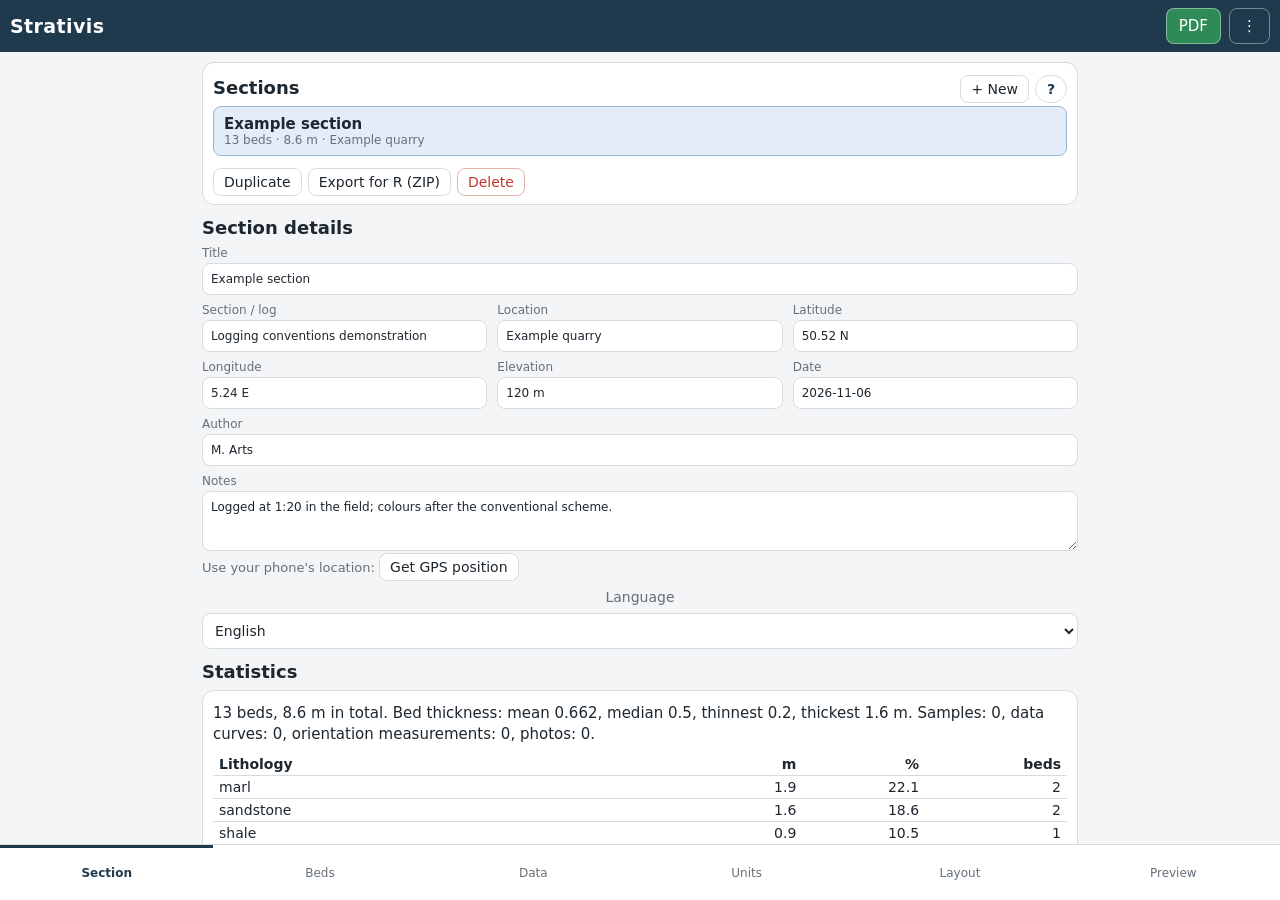
<file: index.html>
<!doctype html>
<html lang="en">
<head>
<meta charset="utf-8">
<meta name="viewport" content="width=device-width, initial-scale=1, viewport-fit=cover">
<meta name="theme-color" content="#1f3a4d">
<title>Strativis</title>
<link rel="stylesheet" href="style.css">
<link rel="manifest" href="manifest.webmanifest">
<link rel="icon" href="icon-192.png">
<link rel="apple-touch-icon" href="apple-touch-icon.png">
<meta name="mobile-web-app-capable" content="yes">
<meta name="apple-mobile-web-app-capable" content="yes">
<meta name="apple-mobile-web-app-title" content="Strativis">
<meta name="apple-mobile-web-app-status-bar-style" content="default">
<script src="web.js"></script>
</head>
<body>
<header class="bar">
  <span class="brand">Strativis</span>
  <span class="spacer"></span>
  <button id="btn-pdf" class="accent" disabled>PDF</button>
  <button id="btn-menu" aria-label="Menu">&#8942;</button>
</header>
<div id="menu" class="menu hidden">
  <button data-act="new">New section</button>
  <button data-act="duplicate">Duplicate section</button>
  <button data-act="open">Open project(s)&hellip;</button>
  <button data-act="save">Save section (.strata.json)</button>
  <button data-act="export">Export section for R (ZIP)</button>
  <button data-act="export-all">Export all sections (ZIP)</button>
  <button data-act="csv">Export beds (CSV)</button>
  <button data-act="import-beds">Import beds (CSV)&hellip;</button>
  <button data-act="svg">Export pages as SVG</button>
  <button data-act="example">Add example section</button>
  <button data-act="delete">Delete section</button>
  <button data-act="donate">♥ Support Strativis (donate)</button>
  <button data-act="language">Language</button>
  <button data-act="manual">Manual</button>
  <button data-act="about">About</button>
</div>
<input type="file" id="file-csv" accept=".csv,.txt,.tsv,text/csv,text/plain" class="hidden">
<input type="file" id="file-open" accept=".json,application/json,text/plain" multiple class="hidden">

<main>
  <section id="tab-section" class="tab">
    <div class="card">
      <div class="row-head"><h2>Sections</h2><span class="spacer"></span>
        <button id="sec-new" class="small">+ New</button><button class="small help" data-help="section" aria-label="Help">?</button></div>
      <ol id="sec-list" class="list"></ol>
      <div class="actions">
        <button id="sec-dup" class="small">Duplicate</button>
        <button id="sec-export" class="small">Export for R (ZIP)</button>
        <button id="sec-del" class="small danger">Delete</button>
      </div>
    </div>
    <h2>Section details</h2>
    <div class="grid">
      <label class="full">Title<input data-meta="title"></label>
      <label>Section / log<input data-meta="section"></label>
      <label>Location<input data-meta="location"></label>
      <label>Latitude<input data-meta="latitude"></label>
      <label>Longitude<input data-meta="longitude"></label>
      <label>Elevation<input data-meta="elevation"></label>
      <label>Date<input data-meta="date" type="text" placeholder="YYYY-MM-DD"></label>
      <label class="full">Author<input data-meta="author"></label>
      <label class="full">Notes<textarea data-meta="notes" rows="3"></textarea></label>
    </div>
    <p class="hint">Use your phone's location: <button id="btn-gps" class="small">Get GPS position</button></p>
    <label class="lang-row"><span>Language</span> <select id="lang-sel" data-no-i18n></select></label>
    <h2>Statistics</h2>
    <div id="stats" class="card stats-box"></div>
    <p class="hint about-foot">Strativis is free. <button id="about-link" class="linkbtn">About and donations</button></p>
  </section>

  <section id="tab-beds" class="tab hidden">
    <div class="row-head"><h2>Beds</h2><span class="spacer"></span>
      <button id="bed-add-top" class="small">+ Top</button>
      <button id="bed-add-bottom" class="small">+ Bottom</button><button class="small help" data-help="beds" aria-label="Help">?</button></div>
    <p class="hint">Top of the section first. Tap a bed to edit it. To move a bed, press &equiv; on its left and drag it up or down, or press and hold the bed anywhere. &#10697; copies a bed on top of itself; + between beds inserts one.</p>
    <ol id="bed-list" class="list"></ol>
  </section>

  <section id="tab-symbols" class="tab hidden">
    <div class="row-head"><h2>Extra symbols</h2><span class="spacer"></span>
      <button id="sym-add" class="small">+ Symbol</button><button class="small help" data-help="symbols" aria-label="Help">?</button></div>
    <p class="hint">Palaeocurrents, structures or fossils at a given level.</p>
    <ol id="sym-list" class="list"></ol>
    <div class="row-head"><h2>Samples</h2><span class="spacer"></span>
      <button id="smp-import" class="small">Import CSV</button>
      <button id="smp-add" class="small">+ Sample</button></div>
    <p class="hint">Sample labels at a level, or over an interval, drawn in a Samples column.</p>
    <ol id="smp-list" class="list"></ol>
    <div class="row-head"><h2>Data curves</h2><span class="spacer"></span>
      <button id="crv-import" class="small">Import CSV</button>
      <button id="crv-add" class="small">+ Curve</button></div>
    <p class="hint">Measurements along the section (gamma ray, magnetic susceptibility, d13C, XRF&hellip;), each drawn in its own column right of the log. A CSV file with a level column and one column per curve, e.g. level;GR (API);MS (SI), adds all its curves at once.</p>
    <ol id="crv-list" class="list"></ol>
    <div class="row-head"><h2>Orientations</h2><span class="spacer"></span>
      <button id="ori-measure" class="small">Measure</button>
      <button id="ori-import" class="small">CSV</button>
      <button id="ori-add" class="small">+ Add</button><button class="small help" data-help="orientations" aria-label="Help">?</button></div>
    <p class="hint">Strike and dip of bedding, cross-beds, faults, joints, cleavage, veins; trend and plunge of lineations and fold axes; palaeocurrent directions. Type them in, or lay the phone on the surface and measure them with its compass and clinometer. Drawn as a dip column (tadpoles) and a stereonet.</p>
    <ol id="ori-list" class="list"></ol>
    <div class="twin">
      <div><h3>Stereonet</h3><div id="stereo-box" class="card plot-box"></div></div>
      <div><h3>Palaeocurrents</h3><div id="rose-box" class="card plot-box"></div></div>
    </div>
    <div id="ori-stats" class="hint"></div>
  </section>

  <section id="tab-units" class="tab hidden">
    <div class="row-head"><h2>Stratigraphic units</h2><span class="spacer"></span>
      <button id="unit-add" class="small">+ Unit</button><button class="small help" data-help="units" aria-label="Help">?</button></div>
    <p class="hint">Groups, formations, members, beds, stages, biozones&hellip; Each unit has a rank; the ranks are drawn as columns left of the log, the highest on the left (Group, Formation, Member, Bed).</p>
    <ol id="unit-list" class="list"></ol>
  </section>

  <section id="tab-layout" class="tab hidden">
    <div class="row-head"><h2>Layout</h2><span class="spacer"></span><button class="small help" data-help="layout" aria-label="Help">?</button></div>
    <div class="grid">
      <label>Layout<select data-opt="layout"><option>combined</option><option>structures</option></select></label>
      <label>Profile scale<select data-opt="scale"><option>siliciclastic</option><option>dunham</option></select></label>
      <label>Colours<select data-opt="colours"><option>conventional</option><option>pastel</option><option>grey</option><option>none</option></select></label>
      <label>Page<select data-opt="page"><option>A4</option><option>A3</option><option>Letter</option><option>Legal</option><option value="Fit">Fit (one long page)</option></select></label>
      <label>Orientation<select data-opt="orientation"><option>portrait</option><option>landscape</option></select></label>
      <label>Vertical scale<select data-opt="vscale">
        <option value="fit">fit to page</option><option value="10">1:10</option><option value="20">1:20</option>
        <option value="25">1:25</option><option value="50">1:50</option><option value="100">1:100</option>
        <option value="200">1:200</option><option value="500">1:500</option><option value="1000">1:1000</option></select></label>
      <label>Columns per page<select data-opt="panels"><option>auto</option><option>1</option><option>2</option><option>3</option><option>4</option></select></label>
      <label>Relief<select data-opt="relief_style"><option>beds</option><option>smooth</option></select></label>
      <label>Depth unit<select data-opt="unit"><optgroup label="SI (metric)"><option value="m">m</option><option value="cm">cm</option><option value="mm">mm</option></optgroup><optgroup label="Imperial"><option value="ft">ft</option><option value="in">in</option></optgroup></select></label>
      <label><span><span>Depth axis interval</span> (<span class="du">m</span>)</span><input data-opt="tick_step" type="text" inputmode="decimal" autocomplete="off" placeholder="auto" data-num data-auto data-min="0"></label>
      <label>Depth axis minor ticks<select data-opt="minor_ticks" data-num><option value="0">none</option><option value="2">2 per interval</option><option value="4">4 per interval</option><option value="5">5 per interval</option><option value="10">10 per interval</option></select></label>
      <label>Sizes in<select data-opt="size_unit"><option value="mm">mm (SI)</option><option value="in">inches (imperial)</option></select></label>
      <label><span id="base-label">Base level</span><input data-opt="base" type="text" inputmode="decimal" autocomplete="off" data-num></label>
      <label>Rose classes<select data-opt="rose_bin" data-num><option value="10">10°</option><option value="15">15°</option><option value="20">20°</option><option value="30">30°</option><option value="45">45°</option></select></label>
      <label>Magnetic declination (°, east +)<input data-opt="declination" type="text" inputmode="decimal" autocomplete="off" data-num data-min="-90" data-max="90"></label>
      <label><span>Grain class width <span class="lu">(mm)</span></span><input data-len data-opt="class_width" type="text" inputmode="decimal" autocomplete="off" data-num data-min="0.05" data-max="0.4"></label>
      <label><span>Description width <span class="lu">(mm)</span></span><input data-len data-opt="description_width" type="text" inputmode="decimal" autocomplete="off" data-num data-min="0.3" data-max="4"></label>
      <label><span>Symbol size <span class="lu">(mm)</span></span><input data-len data-opt="symbol_size" type="text" inputmode="decimal" autocomplete="off" data-num data-min="0.05" data-max="0.4"></label>
      <label>Pattern size<input data-opt="pattern_scale" type="text" inputmode="decimal" autocomplete="off" data-num data-min="0.3" data-max="3"></label>
      <label><span>Corner radius <span class="lu">(mm)</span></span><input data-len data-opt="corner" type="text" inputmode="decimal" autocomplete="off" data-num data-min="0" data-max="0.2"></label>
      <label><span>Contact relief <span class="lu">(mm)</span></span><input data-len data-opt="amp" type="text" inputmode="decimal" autocomplete="off" data-num data-min="0" data-max="0.3"></label>
      <label class="check"><input data-opt="legend" type="checkbox"> Legend</label>
      <label class="check"><input data-opt="bed_numbers" type="checkbox"> Bed numbers</label>
      <label class="check"><input data-opt="stack" type="checkbox"> Stack beds from thickness</label>
      <label class="check"><input data-opt="core" type="checkbox"> Core log (depth downwards)</label>
      <label class="check"><input data-opt="rose" type="checkbox"> Palaeocurrent rose on the PDF</label>
      <label class="check"><input data-opt="stereonet" type="checkbox"> Stereonet on the PDF</label>
    </div>
    <h2>Lithology colours</h2>
    <p class="hint">Tap a lithology to give all its beds one colour (presets, colour wheel or a photo).</p>
    <ol id="litho-colours" class="list"></ol>
  </section>

  <section id="tab-preview" class="tab hidden">
    <div class="row-head">
      <button id="pv-prev" class="small">&lsaquo;</button>
      <span id="pv-page">Page 1</span>
      <button id="pv-next" class="small">&rsaquo;</button>
      <span class="spacer"></span>
      <button id="pv-zoom-out" class="small">&minus;</button>
      <button id="pv-zoom-in" class="small">+</button>
      <button id="pv-refresh" class="small">Refresh</button>
      <button class="small help" data-help="preview" aria-label="Help">?</button>
    </div>
    <p id="pv-status" class="hint"></p>
    <div class="pv-wrap"><div id="pv-svg"></div></div>
  </section>
</main>

<nav class="tabs">
  <button data-tab="section" class="on">Section</button>
  <button data-tab="beds">Beds</button>
  <button data-tab="symbols">Data</button>
  <button data-tab="units">Units</button>
  <button data-tab="layout">Layout</button>
  <button data-tab="preview">Preview</button>
</nav>

<div id="sheet" class="sheet hidden">
  <div class="sheet-body">
    <div class="row-head"><h2 id="sheet-title">Edit</h2><span class="spacer"></span>
      <button id="sheet-help" class="small help" data-help="bed" aria-label="Help">?</button>
      <button id="sheet-close" class="small">Done</button></div>
    <div id="sheet-actions" class="actions"></div>
    <div id="sheet-form"></div>
  </div>
</div>

<div id="busy" class="busy"><div class="spinner"></div><p id="busy-text">Loading Strativis&hellip;</p></div>
<div id="toast" class="toast hidden"></div>

<script type="module" src="app.js"></script>
</body>
</html>
</file>
<file: style.css>
:root {
  --ink: #1d2730; --muted: #66707a; --line: #d7dce1; --bg: #f3f5f7; --card: #fff;
  --brand: #1f3a4d; --accent: #2e8b57; --danger: #c0392b; --sel: #e3edf7;
  --nav-h: 56px; --bar-h: 52px;
}
* { box-sizing: border-box; }
html, body { margin: 0; height: 100%; background: var(--bg); color: var(--ink);
  font-family: system-ui, -apple-system, "Segoe UI", Roboto, Arial, sans-serif; font-size: 15px; }
button { font: inherit; border: 1px solid var(--line); background: #fff; border-radius: 8px;
  padding: 8px 12px; color: var(--ink); }
button:active { background: var(--sel); }
button.small { padding: 5px 10px; font-size: 14px; }
button.accent { background: var(--accent); color: #fff; border-color: var(--accent); }
button.danger { color: var(--danger); border-color: #e9b3ad; }
button:disabled { opacity: .5; }
.hidden { display: none !important; }
.spacer { flex: 1; }
.bar { position: fixed; top: 0; left: 0; right: 0; height: var(--bar-h); display: flex; align-items: center;
  gap: 8px; padding: 0 10px; background: var(--brand); color: #fff; z-index: 10; }
.bar .brand { font-weight: 700; font-size: 19px; letter-spacing: .4px; }
.bar button { background: transparent; color: #fff; border-color: rgba(255,255,255,.4); }
.bar button.accent { background: var(--accent); }
.menu { position: fixed; top: var(--bar-h); inset-inline-end: 6px; background: #fff; border: 1px solid var(--line);
  border-radius: 10px; box-shadow: 0 6px 20px rgba(0,0,0,.18); z-index: 20; display: flex; flex-direction: column; min-width: 210px; }
.menu button { border: 0; border-bottom: 1px solid var(--line); border-radius: 0; text-align: start; padding: 12px 14px; }
main { position: absolute; top: var(--bar-h); bottom: var(--nav-h); left: 0; right: 0; overflow-y: auto; padding: 10px 12px 30px; }
h2 { font-size: 18px; margin: 6px 0 8px; }
.hint { color: var(--muted); font-size: 13px; margin: 2px 0 8px; }
.grid { display: grid; grid-template-columns: 1fr 1fr; gap: 8px 10px; }
.grid .full { grid-column: 1 / -1; }
label { display: flex; flex-direction: column; font-size: 12px; color: var(--muted); gap: 3px; }
label.check { flex-direction: row; align-items: center; gap: 8px; font-size: 14px; color: var(--ink); }
input, select, textarea { font: inherit; color: var(--ink); padding: 8px; border: 1px solid var(--line);
  border-radius: 8px; background: #fff; width: 100%; }
input[type=checkbox] { width: 20px; height: 20px; }
input[type=color] { padding: 2px; height: 40px; }
input[type=range] { padding: 0; }
.row-head { display: flex; align-items: center; gap: 6px; }
.list { list-style: none; margin: 0; padding: 0; }
.list li { display: flex; align-items: center; gap: 10px; background: var(--card); border: 1px solid var(--line);
  border-radius: 10px; padding: 8px 10px; margin-bottom: 6px; }
.list li.sel { background: var(--sel); border-color: #9bb8d6; }
.list .sw { width: 26px; height: 26px; border-radius: 5px; border: 1px solid rgba(0,0,0,.25); flex: none; }
.list .main { flex: 1; min-width: 0; }
.list .t1 { font-weight: 600; white-space: nowrap; overflow: hidden; text-overflow: ellipsis; }
.list .t2 { color: var(--muted); font-size: 12px; white-space: nowrap; overflow: hidden; text-overflow: ellipsis; }
.list .num { color: var(--muted); font-size: 12px; width: 26px; text-align: end; flex: none; }
.tabs { position: fixed; bottom: 0; left: 0; right: 0; height: var(--nav-h); display: flex; background: #fff;
  border-top: 1px solid var(--line); z-index: 10; padding-bottom: env(safe-area-inset-bottom); }
.tabs button { flex: 1; border: 0; border-radius: 0; font-size: 12px; padding: 4px 2px; color: var(--muted); background: #fff; }
.tabs button.on { color: var(--brand); font-weight: 700; box-shadow: inset 0 3px 0 var(--brand); }
.sheet { position: fixed; inset: 0; background: rgba(0,0,0,.35); z-index: 30; display: flex; align-items: flex-end; }
.sheet-body { background: #fff; width: 100%; max-height: 88%; overflow-y: auto; border-radius: 14px 14px 0 0; padding: 10px 14px 24px; }
.actions { display: flex; flex-wrap: wrap; gap: 6px; margin-top: 12px; }
.chips { display: flex; flex-wrap: wrap; gap: 5px; margin-top: 4px; }
.chip { background: var(--sel); border-radius: 14px; padding: 3px 8px; font-size: 13px; color: var(--ink); }
.chip b { margin-inline-start: 6px; color: var(--danger); cursor: pointer; }
.pv-wrap { overflow: auto; background: #8a8f95; border-radius: 8px; padding: 8px; touch-action: none; overscroll-behavior: contain; }
#pv-svg svg { background: #fff; display: block; margin: 0 auto; box-shadow: 0 2px 8px rgba(0,0,0,.3); }
.busy { position: fixed; inset: 0; background: rgba(255,255,255,.88); z-index: 50; display: flex; flex-direction: column;
  align-items: center; justify-content: center; }
.spinner { width: 42px; height: 42px; border: 4px solid #cfd8e0; border-top-color: var(--brand); border-radius: 50%;
  animation: spin 1s linear infinite; }
@keyframes spin { to { transform: rotate(360deg); } }
.toast { position: fixed; left: 50%; transform: translateX(-50%); bottom: calc(var(--nav-h) + 14px); background: #263238;
  color: #fff; padding: 9px 14px; border-radius: 8px; z-index: 60; max-width: 90%; font-size: 14px; }
@media (min-width: 760px) { main { max-width: 900px; margin: 0 auto; } .grid { grid-template-columns: repeat(3, 1fr); } }

/* sections, bed list, drag and insert */
.card { background: var(--card); border: 1px solid var(--line); border-radius: 12px; padding: 8px 10px; margin-bottom: 12px; }
.card .list li { border-radius: 8px; }
.list li.bed { padding: 6px 8px; gap: 8px; touch-action: pan-y; transition: transform .12s ease; }
.list li.bed.lifted { transition: none; z-index: 5; position: relative; box-shadow: 0 8px 22px rgba(0,0,0,.25); background: #fff; }
.list .drag { font-size: 22px; color: var(--muted); padding: 4px 4px 4px 0; touch-action: none; cursor: grab; user-select: none; }
.list .mini { flex: none; touch-action: none; }
.list li.ins { background: none; border: 0; padding: 0; margin: -3px 0 3px; height: 14px; justify-content: center; }
.list li.ins button { width: 26px; height: 18px; padding: 0; line-height: 14px; font-size: 15px; border-radius: 9px;
  color: var(--brand); border-color: #b9c8d6; background: #f7fafc; }
.list.dragging li.ins { visibility: hidden; }
.chip.tap { cursor: pointer; }
h3 { font-size: 14px; margin: 10px 0 6px; }
/* colour block and picker */
.colour-block { margin-bottom: 8px; }
.colour-current { display: flex; align-items: center; gap: 10px; }
.sw.big { width: 44px; height: 44px; border-radius: 8px; border: 1px solid rgba(0,0,0,.25); display: inline-block; flex: none; }
.colour-txt small { color: var(--muted); }
.sheet.picker { z-index: 40; }
.seg { display: flex; gap: 0; margin: 10px 0; border: 1px solid var(--line); border-radius: 9px; overflow: hidden; }
.seg button { flex: 1; border: 0; border-radius: 0; border-inline-end: 1px solid var(--line); }
.seg button:last-child { border-inline-end: 0; }
.seg button.on { background: var(--brand); color: #fff; }
.swrow { display: flex; flex-wrap: wrap; gap: 8px; }
.swlab { display: flex; flex-direction: column; align-items: center; font-size: 11px; color: var(--muted); }
.chipsw { width: 40px; height: 32px; padding: 0; border-radius: 6px; border: 1px solid rgba(0,0,0,.25); }
.chart { display: grid; grid-template-columns: repeat(auto-fill, minmax(78px, 1fr)); gap: 8px; }
.chartchip { display: flex; flex-direction: column; align-items: center; text-align: center; font-size: 10px; color: var(--muted); }
.chartchip .chipsw { width: 100%; }
canvas.wheel { display: block; margin: 6px auto 10px; touch-action: none; }
canvas.photo { width: 100%; height: auto; display: block; margin: 8px 0; border-radius: 8px; touch-action: none; }
.pane label { margin: 6px 0; }
.sym-block { margin-top: 10px; border-top: 1px solid var(--line); padding-top: 6px; }

/* about and donation */
.about p { line-height: 1.45; margin: 8px 0; }
.about-head { display: flex; align-items: center; gap: 12px; margin: 6px 0 10px; }
.about-head img { border-radius: 14px; }
.donate { display: block; text-align: center; background: #0070ba; color: #fff; text-decoration: none; font-weight: 700;
  border-radius: 24px; padding: 12px 16px; margin: 12px 0 2px; font-size: 16px; }
.small-txt { font-size: 13px; color: #3c4650; }
.linkbtn { border: 0; background: none; padding: 0; color: var(--brand); text-decoration: underline; font-size: 13px; }
.about-foot { margin-top: 18px; }
/* slider with its value */
.rangebox { display: flex; align-items: center; gap: 8px; }
.rangebox input[type=range] { flex: 1; }
.rangebox input.rangenum { width: 76px; flex: none; }
/* bed rows: move and duplicate buttons; editor actions on top */
.list li.bed .rowbtns { display: flex; gap: 4px; flex: none; }
.list li.bed .rb { width: 34px; height: 34px; padding: 0; font-size: 15px; line-height: 32px; border-radius: 8px; color: var(--brand); }
.list li.bed .rb:disabled { opacity: .3; }
.list .drag { font-size: 26px; padding: 6px 6px 6px 2px; }
#sheet-actions { margin: 0 0 10px; }
/* live preview of the bed being edited */
.bed-preview { background: #fff; border: 1px solid var(--line); border-radius: 8px; padding: 4px 2px; margin: 0 0 8px; text-align: center; min-height: 40px; }
.bed-preview canvas { display: inline-block; max-width: 100%; }
/* bed rows: two rows, text on top and the log-style preview below */
.list li.bed { display: grid; grid-template-columns: auto minmax(0, 1fr) auto; column-gap: 8px; row-gap: 4px; align-items: center; }
.list li.bed .drag { grid-column: 1; grid-row: 1 / span 2; align-self: center; }
.list li.bed .main { grid-column: 2; grid-row: 1; }
.list li.bed .rowbtns { grid-column: 3; grid-row: 1; }
.list li.bed .thumb { grid-column: 2 / span 2; grid-row: 2; min-width: 0; min-height: 60px; display: flex; align-items: center; background: #fff; border-radius: 6px; }
.list li.bed .thumb .mini { touch-action: pan-y; display: block; }
/* help buttons and the built-in manual */
button.help { width: 32px; padding: 5px 0; font-weight: 700; color: var(--brand); border-radius: 16px; }
.sheet.manual { z-index: 60; }
.sheet.manual .manual-body { display: flex; flex-direction: column; height: 92%; max-height: 92%; overflow: hidden; }
.help-toc { display: flex; flex-wrap: wrap; gap: 6px; margin: 2px 0 8px; }
.help-toc .chip { font-size: 13px; }
.help-text { flex: 1; overflow-y: auto; -webkit-overflow-scrolling: touch; padding-inline-end: 4px; line-height: 1.45; }
.help-text h3 { margin: 18px 0 6px; font-size: 18px; border-bottom: 1px solid var(--line); padding-bottom: 4px; }
.help-ch:first-child h3 { margin-top: 4px; }
.help-text dt { font-weight: 600; margin-top: 8px; }
.help-text dd { margin: 2px 0 0 0; color: #333; }
.help-text ul, .help-text ol { padding-inline-start: 20px; }
.help-text li { margin: 4px 0; }
.help-text a { color: var(--brand); }
.kbd { display: inline-block; min-width: 18px; text-align: center; border: 1px solid var(--line); border-radius: 9px; font-weight: 700; padding: 0 4px; }
/* section statistics */
.stats-box p { margin: 4px 0 8px; line-height: 1.4; }
table.stats { width: 100%; border-collapse: collapse; font-size: 14px; }
table.stats th, table.stats td { text-align: end; padding: 3px 6px; border-bottom: 1px solid var(--line); }
table.stats th:first-child, table.stats td:first-child { text-align: start; }
#sheet-form textarea { min-height: 120px; font-family: ui-monospace, monospace; }
/* photos, orientations, rose, stereonet, compass (1.7.0) */
.photo-strip { display: flex; gap: 8px; overflow-x: auto; padding: 4px 0; }
.photo-strip figure { margin: 0; flex: 0 0 auto; width: 110px; cursor: pointer; }
.photo-strip img { width: 110px; height: 82px; object-fit: cover; border-radius: 8px; border: 1px solid var(--line); background: #eee; display: block; }
.photo-strip figcaption { font-size: 12px; color: var(--muted); white-space: nowrap; overflow: hidden; text-overflow: ellipsis; }
.photo-big { width: 100%; max-height: 55vh; object-fit: contain; border-radius: 8px; background: #111; margin: 6px 0; }
.twin { display: grid; grid-template-columns: 1fr 1fr; gap: 10px; }
.twin h3 { font-size: 15px; margin: 8px 0 4px; }
.plot-box { text-align: center; font-size: 13px; min-height: 60px; }
.plot-box p { margin: 4px 0 0; }
.rose-wrap { display: flex; justify-content: center; }
@media (max-width: 380px) { .twin { grid-template-columns: 1fr; } }
.tt-result { font-weight: 600; font-size: 16px; margin: 10px 0; }
.compass-view { display: flex; align-items: center; gap: 12px; flex-wrap: wrap; justify-content: center; margin: 8px 0; }
.compass-read .big { font-size: 30px; font-weight: 700; font-variant-numeric: tabular-nums; }
.compass-read .ok { color: var(--accent); font-weight: 600; }
/* languages */
.lang-row { display: flex; align-items: center; gap: 8px; margin: 4px 0 12px; font-size: 14px; }
.lang-row select { flex: 1; }
.lang-list { display: grid; grid-template-columns: 1fr 1fr; gap: 8px; margin: 8px 0; }
/* drawings and the preview keep left-to-right coordinates in right-to-left languages */
.pv-wrap, .bed-preview, .list li.bed .thumb, .rose-wrap, .plot-box, .compass-view svg, .help-toc { direction: ltr; }
[dir="rtl"] .help-toc { direction: rtl; }
</file>
<file: app/src/main/assets/www/style.css>
:root {
  --ink: #1d2730; --muted: #66707a; --line: #d7dce1; --bg: #f3f5f7; --card: #fff;
  --brand: #1f3a4d; --accent: #2e8b57; --danger: #c0392b; --sel: #e3edf7;
  --nav-h: 56px; --bar-h: 52px;
}
* { box-sizing: border-box; }
html, body { margin: 0; height: 100%; background: var(--bg); color: var(--ink);
  font-family: system-ui, -apple-system, "Segoe UI", Roboto, Arial, sans-serif; font-size: 15px; }
button { font: inherit; border: 1px solid var(--line); background: #fff; border-radius: 8px;
  padding: 8px 12px; color: var(--ink); }
button:active { background: var(--sel); }
button.small { padding: 5px 10px; font-size: 14px; }
button.accent { background: var(--accent); color: #fff; border-color: var(--accent); }
button.danger { color: var(--danger); border-color: #e9b3ad; }
button:disabled { opacity: .5; }
.hidden { display: none !important; }
.spacer { flex: 1; }
.bar { position: fixed; top: 0; left: 0; right: 0; height: var(--bar-h); display: flex; align-items: center;
  gap: 8px; padding: 0 10px; background: var(--brand); color: #fff; z-index: 10; }
.bar .brand { font-weight: 700; font-size: 19px; letter-spacing: .4px; }
.bar button { background: transparent; color: #fff; border-color: rgba(255,255,255,.4); }
.bar button.accent { background: var(--accent); }
.menu { position: fixed; top: var(--bar-h); inset-inline-end: 6px; background: #fff; border: 1px solid var(--line);
  border-radius: 10px; box-shadow: 0 6px 20px rgba(0,0,0,.18); z-index: 20; display: flex; flex-direction: column; min-width: 210px; }
.menu button { border: 0; border-bottom: 1px solid var(--line); border-radius: 0; text-align: start; padding: 12px 14px; }
main { position: absolute; top: var(--bar-h); bottom: var(--nav-h); left: 0; right: 0; overflow-y: auto; padding: 10px 12px 30px; }
h2 { font-size: 18px; margin: 6px 0 8px; }
.hint { color: var(--muted); font-size: 13px; margin: 2px 0 8px; }
.grid { display: grid; grid-template-columns: 1fr 1fr; gap: 8px 10px; }
.grid .full { grid-column: 1 / -1; }
label { display: flex; flex-direction: column; font-size: 12px; color: var(--muted); gap: 3px; }
label.check { flex-direction: row; align-items: center; gap: 8px; font-size: 14px; color: var(--ink); }
input, select, textarea { font: inherit; color: var(--ink); padding: 8px; border: 1px solid var(--line);
  border-radius: 8px; background: #fff; width: 100%; }
input[type=checkbox] { width: 20px; height: 20px; }
input[type=color] { padding: 2px; height: 40px; }
input[type=range] { padding: 0; }
.row-head { display: flex; align-items: center; gap: 6px; }
.list { list-style: none; margin: 0; padding: 0; }
.list li { display: flex; align-items: center; gap: 10px; background: var(--card); border: 1px solid var(--line);
  border-radius: 10px; padding: 8px 10px; margin-bottom: 6px; }
.list li.sel { background: var(--sel); border-color: #9bb8d6; }
.list .sw { width: 26px; height: 26px; border-radius: 5px; border: 1px solid rgba(0,0,0,.25); flex: none; }
.list .main { flex: 1; min-width: 0; }
.list .t1 { font-weight: 600; white-space: nowrap; overflow: hidden; text-overflow: ellipsis; }
.list .t2 { color: var(--muted); font-size: 12px; white-space: nowrap; overflow: hidden; text-overflow: ellipsis; }
.list .num { color: var(--muted); font-size: 12px; width: 26px; text-align: end; flex: none; }
.tabs { position: fixed; bottom: 0; left: 0; right: 0; height: var(--nav-h); display: flex; background: #fff;
  border-top: 1px solid var(--line); z-index: 10; padding-bottom: env(safe-area-inset-bottom); }
.tabs button { flex: 1; border: 0; border-radius: 0; font-size: 12px; padding: 4px 2px; color: var(--muted); background: #fff; }
.tabs button.on { color: var(--brand); font-weight: 700; box-shadow: inset 0 3px 0 var(--brand); }
.sheet { position: fixed; inset: 0; background: rgba(0,0,0,.35); z-index: 30; display: flex; align-items: flex-end; }
.sheet-body { background: #fff; width: 100%; max-height: 88%; overflow-y: auto; border-radius: 14px 14px 0 0; padding: 10px 14px 24px; }
.actions { display: flex; flex-wrap: wrap; gap: 6px; margin-top: 12px; }
.chips { display: flex; flex-wrap: wrap; gap: 5px; margin-top: 4px; }
.chip { background: var(--sel); border-radius: 14px; padding: 3px 8px; font-size: 13px; color: var(--ink); }
.chip b { margin-inline-start: 6px; color: var(--danger); cursor: pointer; }
.pv-wrap { overflow: auto; background: #8a8f95; border-radius: 8px; padding: 8px; touch-action: none; overscroll-behavior: contain; }
#pv-svg svg { background: #fff; display: block; margin: 0 auto; box-shadow: 0 2px 8px rgba(0,0,0,.3); }
.busy { position: fixed; inset: 0; background: rgba(255,255,255,.88); z-index: 50; display: flex; flex-direction: column;
  align-items: center; justify-content: center; }
.spinner { width: 42px; height: 42px; border: 4px solid #cfd8e0; border-top-color: var(--brand); border-radius: 50%;
  animation: spin 1s linear infinite; }
@keyframes spin { to { transform: rotate(360deg); } }
.toast { position: fixed; left: 50%; transform: translateX(-50%); bottom: calc(var(--nav-h) + 14px); background: #263238;
  color: #fff; padding: 9px 14px; border-radius: 8px; z-index: 60; max-width: 90%; font-size: 14px; }
@media (min-width: 760px) { main { max-width: 900px; margin: 0 auto; } .grid { grid-template-columns: repeat(3, 1fr); } }

/* sections, bed list, drag and insert */
.card { background: var(--card); border: 1px solid var(--line); border-radius: 12px; padding: 8px 10px; margin-bottom: 12px; }
.card .list li { border-radius: 8px; }
.list li.bed { padding: 6px 8px; gap: 8px; touch-action: pan-y; transition: transform .12s ease; }
.list li.bed.lifted { transition: none; z-index: 5; position: relative; box-shadow: 0 8px 22px rgba(0,0,0,.25); background: #fff; }
.list .drag { font-size: 22px; color: var(--muted); padding: 4px 4px 4px 0; touch-action: none; cursor: grab; user-select: none; }
.list .mini { flex: none; touch-action: none; }
.list li.ins { background: none; border: 0; padding: 0; margin: -3px 0 3px; height: 14px; justify-content: center; }
.list li.ins button { width: 26px; height: 18px; padding: 0; line-height: 14px; font-size: 15px; border-radius: 9px;
  color: var(--brand); border-color: #b9c8d6; background: #f7fafc; }
.list.dragging li.ins { visibility: hidden; }
.chip.tap { cursor: pointer; }
h3 { font-size: 14px; margin: 10px 0 6px; }
/* colour block and picker */
.colour-block { margin-bottom: 8px; }
.colour-current { display: flex; align-items: center; gap: 10px; }
.sw.big { width: 44px; height: 44px; border-radius: 8px; border: 1px solid rgba(0,0,0,.25); display: inline-block; flex: none; }
.colour-txt small { color: var(--muted); }
.sheet.picker { z-index: 40; }
.seg { display: flex; gap: 0; margin: 10px 0; border: 1px solid var(--line); border-radius: 9px; overflow: hidden; }
.seg button { flex: 1; border: 0; border-radius: 0; border-inline-end: 1px solid var(--line); }
.seg button:last-child { border-inline-end: 0; }
.seg button.on { background: var(--brand); color: #fff; }
.swrow { display: flex; flex-wrap: wrap; gap: 8px; }
.swlab { display: flex; flex-direction: column; align-items: center; font-size: 11px; color: var(--muted); }
.chipsw { width: 40px; height: 32px; padding: 0; border-radius: 6px; border: 1px solid rgba(0,0,0,.25); }
.chart { display: grid; grid-template-columns: repeat(auto-fill, minmax(78px, 1fr)); gap: 8px; }
.chartchip { display: flex; flex-direction: column; align-items: center; text-align: center; font-size: 10px; color: var(--muted); }
.chartchip .chipsw { width: 100%; }
canvas.wheel { display: block; margin: 6px auto 10px; touch-action: none; }
canvas.photo { width: 100%; height: auto; display: block; margin: 8px 0; border-radius: 8px; touch-action: none; }
.pane label { margin: 6px 0; }
.sym-block { margin-top: 10px; border-top: 1px solid var(--line); padding-top: 6px; }

/* about and donation */
.about p { line-height: 1.45; margin: 8px 0; }
.about-head { display: flex; align-items: center; gap: 12px; margin: 6px 0 10px; }
.about-head img { border-radius: 14px; }
.donate { display: block; text-align: center; background: #0070ba; color: #fff; text-decoration: none; font-weight: 700;
  border-radius: 24px; padding: 12px 16px; margin: 12px 0 2px; font-size: 16px; }
.small-txt { font-size: 13px; color: #3c4650; }
.linkbtn { border: 0; background: none; padding: 0; color: var(--brand); text-decoration: underline; font-size: 13px; }
.about-foot { margin-top: 18px; }
/* slider with its value */
.rangebox { display: flex; align-items: center; gap: 8px; }
.rangebox input[type=range] { flex: 1; }
.rangebox input.rangenum { width: 76px; flex: none; }
/* bed rows: move and duplicate buttons; editor actions on top */
.list li.bed .rowbtns { display: flex; gap: 4px; flex: none; }
.list li.bed .rb { width: 34px; height: 34px; padding: 0; font-size: 15px; line-height: 32px; border-radius: 8px; color: var(--brand); }
.list li.bed .rb:disabled { opacity: .3; }
.list .drag { font-size: 26px; padding: 6px 6px 6px 2px; }
#sheet-actions { margin: 0 0 10px; }
/* live preview of the bed being edited */
.bed-preview { background: #fff; border: 1px solid var(--line); border-radius: 8px; padding: 4px 2px; margin: 0 0 8px; text-align: center; min-height: 40px; }
.bed-preview canvas { display: inline-block; max-width: 100%; }
/* bed rows: two rows, text on top and the log-style preview below */
.list li.bed { display: grid; grid-template-columns: auto minmax(0, 1fr) auto; column-gap: 8px; row-gap: 4px; align-items: center; }
.list li.bed .drag { grid-column: 1; grid-row: 1 / span 2; align-self: center; }
.list li.bed .main { grid-column: 2; grid-row: 1; }
.list li.bed .rowbtns { grid-column: 3; grid-row: 1; }
.list li.bed .thumb { grid-column: 2 / span 2; grid-row: 2; min-width: 0; min-height: 60px; display: flex; align-items: center; background: #fff; border-radius: 6px; }
.list li.bed .thumb .mini { touch-action: pan-y; display: block; }
/* help buttons and the built-in manual */
button.help { width: 32px; padding: 5px 0; font-weight: 700; color: var(--brand); border-radius: 16px; }
.sheet.manual { z-index: 60; }
.sheet.manual .manual-body { display: flex; flex-direction: column; height: 92%; max-height: 92%; overflow: hidden; }
.help-toc { display: flex; flex-wrap: wrap; gap: 6px; margin: 2px 0 8px; }
.help-toc .chip { font-size: 13px; }
.help-text { flex: 1; overflow-y: auto; -webkit-overflow-scrolling: touch; padding-inline-end: 4px; line-height: 1.45; }
.help-text h3 { margin: 18px 0 6px; font-size: 18px; border-bottom: 1px solid var(--line); padding-bottom: 4px; }
.help-ch:first-child h3 { margin-top: 4px; }
.help-text dt { font-weight: 600; margin-top: 8px; }
.help-text dd { margin: 2px 0 0 0; color: #333; }
.help-text ul, .help-text ol { padding-inline-start: 20px; }
.help-text li { margin: 4px 0; }
.help-text a { color: var(--brand); }
.kbd { display: inline-block; min-width: 18px; text-align: center; border: 1px solid var(--line); border-radius: 9px; font-weight: 700; padding: 0 4px; }
/* section statistics */
.stats-box p { margin: 4px 0 8px; line-height: 1.4; }
table.stats { width: 100%; border-collapse: collapse; font-size: 14px; }
table.stats th, table.stats td { text-align: end; padding: 3px 6px; border-bottom: 1px solid var(--line); }
table.stats th:first-child, table.stats td:first-child { text-align: start; }
#sheet-form textarea { min-height: 120px; font-family: ui-monospace, monospace; }
/* photos, orientations, rose, stereonet, compass (1.7.0) */
.photo-strip { display: flex; gap: 8px; overflow-x: auto; padding: 4px 0; }
.photo-strip figure { margin: 0; flex: 0 0 auto; width: 110px; cursor: pointer; }
.photo-strip img { width: 110px; height: 82px; object-fit: cover; border-radius: 8px; border: 1px solid var(--line); background: #eee; display: block; }
.photo-strip figcaption { font-size: 12px; color: var(--muted); white-space: nowrap; overflow: hidden; text-overflow: ellipsis; }
.photo-big { width: 100%; max-height: 55vh; object-fit: contain; border-radius: 8px; background: #111; margin: 6px 0; }
.twin { display: grid; grid-template-columns: 1fr 1fr; gap: 10px; }
.twin h3 { font-size: 15px; margin: 8px 0 4px; }
.plot-box { text-align: center; font-size: 13px; min-height: 60px; }
.plot-box p { margin: 4px 0 0; }
.rose-wrap { display: flex; justify-content: center; }
@media (max-width: 380px) { .twin { grid-template-columns: 1fr; } }
.tt-result { font-weight: 600; font-size: 16px; margin: 10px 0; }
.compass-view { display: flex; align-items: center; gap: 12px; flex-wrap: wrap; justify-content: center; margin: 8px 0; }
.compass-read .big { font-size: 30px; font-weight: 700; font-variant-numeric: tabular-nums; }
.compass-read .ok { color: var(--accent); font-weight: 600; }
/* languages */
.lang-row { display: flex; align-items: center; gap: 8px; margin: 4px 0 12px; font-size: 14px; }
.lang-row select { flex: 1; }
.lang-list { display: grid; grid-template-columns: 1fr 1fr; gap: 8px; margin: 8px 0; }
/* drawings and the preview keep left-to-right coordinates in right-to-left languages */
.pv-wrap, .bed-preview, .list li.bed .thumb, .rose-wrap, .plot-box, .compass-view svg, .help-toc { direction: ltr; }
[dir="rtl"] .help-toc { direction: rtl; }
</file>
